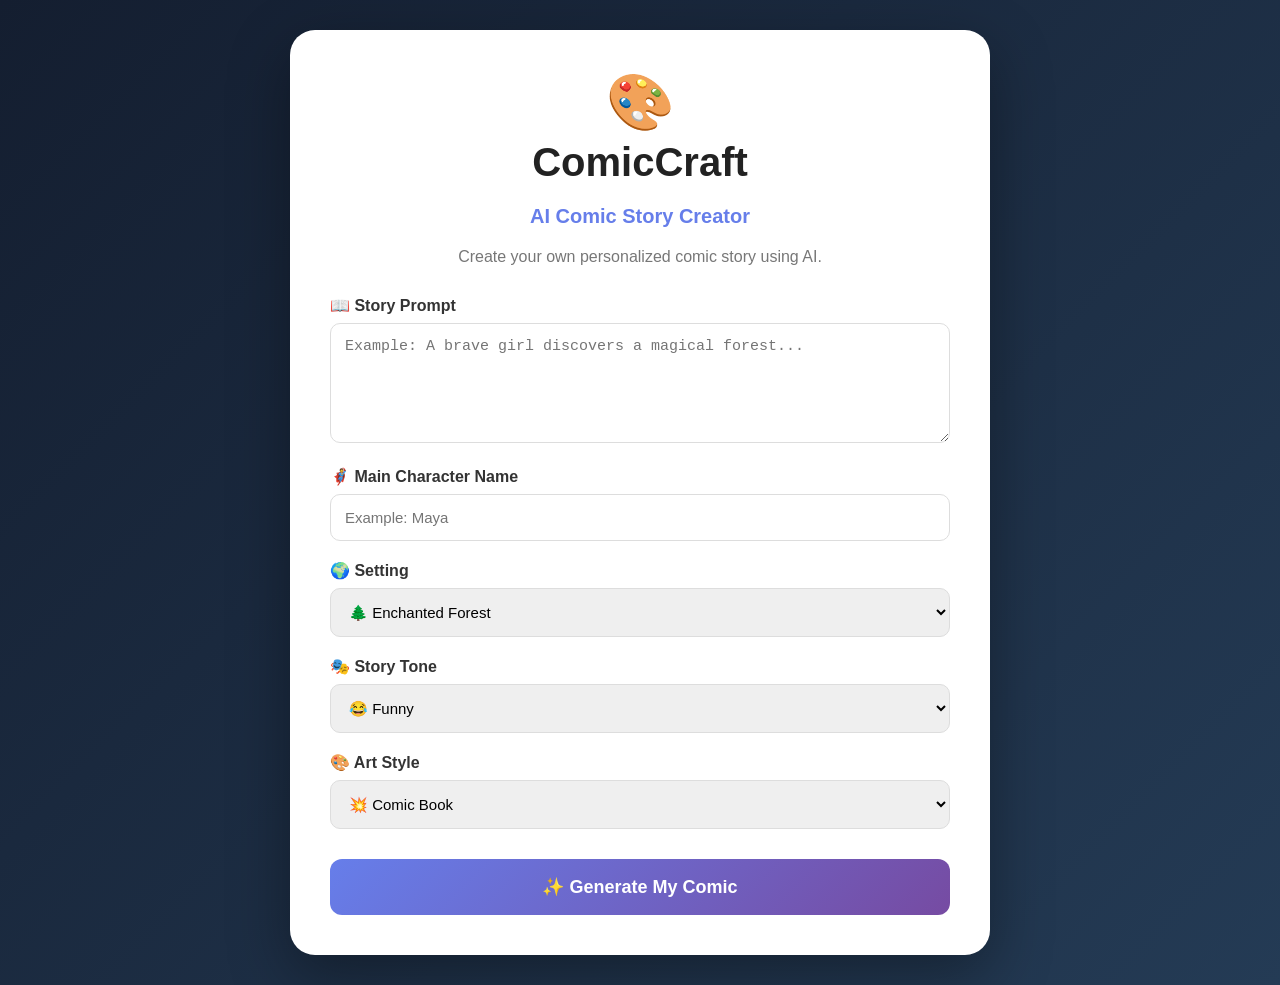
<file: index.html>
<!DOCTYPE html>

<html lang="en">

<head>

    <meta charset="UTF-8">

    <meta
        name="viewport"
        content="width=device-width,
        initial-scale=1.0"
    >

    <title>
        ComicCraft
    </title>


    <link
        rel="stylesheet"
        href="/style.css"
    >

</head>


<body>


<div class="main-container">


    <div class="card">


        <div class="logo">
            🎨
        </div>


        <h1>
            ComicCraft
        </h1>


        <p class="subtitle">
            AI Comic Story Creator
        </p>


        <p class="description">

            Create your own personalized
            comic story using AI.

        </p>


        <form
            action="/generate"
            method="POST"
            id="comicForm"
        >


            <!-- Story -->

            <label>
                📖 Story Prompt
            </label>


            <textarea
                name="story_prompt"
                placeholder="Example: A brave girl discovers a magical forest..."
                required
            ></textarea>


            <!-- Character -->

            <label>
                🦸 Main Character Name
            </label>


            <input
                type="text"
                name="character_name"
                placeholder="Example: Maya"
                required
            >


            <!-- Setting -->

            <label>
                🌍 Setting
            </label>


            <select
                name="setting"
                required
            >

                <option value="Enchanted Forest">
                    🌲 Enchanted Forest
                </option>

                <option value="School">
                    🏫 School
                </option>

                <option value="City">
                    🌆 City
                </option>

                <option value="Space">
                    🚀 Space
                </option>

                <option value="Village">
                    🏡 Village
                </option>

                <option value="Fantasy Kingdom">
                    🏰 Fantasy Kingdom
                </option>

            </select>


            <!-- Tone -->

            <label>
                🎭 Story Tone
            </label>


            <select
                name="tone"
                required
            >

                <option value="Funny">
                    😂 Funny
                </option>

                <option value="Adventure">
                    ⚔️ Adventure
                </option>

                <option value="Dramatic">
                    🎭 Dramatic
                </option>

                <option value="Mystery">
                    🔍 Mystery
                </option>

                <option value="Fantasy">
                    ✨ Fantasy
                </option>

                <option value="Heartwarming">
                    ❤️ Heartwarming
                </option>

            </select>


            <!-- Art Style -->

            <label>
                🎨 Art Style
            </label>


            <select
                name="art_style"
                required
            >

                <option value="Comic Book">
                    💥 Comic Book
                </option>

                <option value="Anime">
                    🌸 Anime
                </option>

                <option value="Cartoon">
                    🖍️ Cartoon
                </option>

                <option value="Manga">
                    📚 Manga
                </option>

                <option value="Digital Art">
                    🖥️ Digital Art
                </option>

                <option value="Realistic">
                    📸 Realistic
                </option>

            </select>


            <!-- Button -->

            <button
                type="submit"
                id="generateButton"
            >

                ✨ Generate My Comic

            </button>


        </form>


        <p
            class="error-message"
            id="errorMessage"
            role="alert"
            hidden
        ></p>


        <div
            class="loading"
            id="loading"
        >

            ⏳ Creating your comic...
            <br>

            <small>
                This may take a few minutes.
            </small>

        </div>


    </div>


</div>


<script
    src="/script.js"
></script>


</body>

</html>
</file>
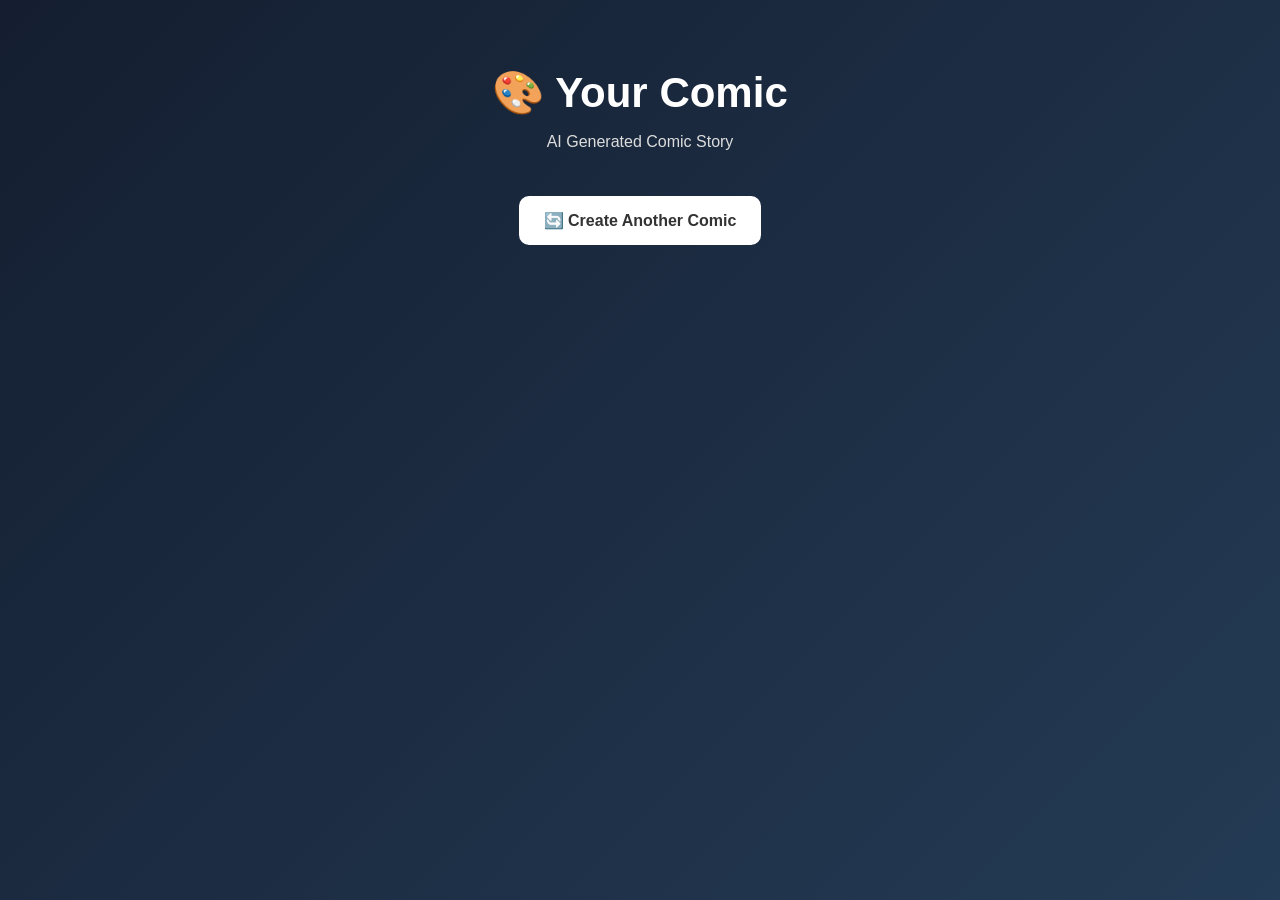
<file: comic.html>
<!DOCTYPE html>

<html lang="en">

<head>

    <meta charset="UTF-8">

    <meta
        name="viewport"
        content="width=device-width,
        initial-scale=1.0"
    >

    <title>
        ComicCraft Comic
    </title>


    <link
        rel="stylesheet"
        href="/style.css"
    >

</head>


<body>


<div class="preview-container">


    <div class="preview-header">

        <h1>
            🎨 Your Comic
        </h1>

        <p>
            AI Generated Comic Story
        </p>

    </div>


    <div class="buttons">

        <a
            href="/"
            class="back-btn"
        >
            🔄 Create Another Comic
        </a>

    </div>


</div>


</body>

</html>
</file>
<file: style.css>
* {
    box-sizing: border-box;
}


body {

    margin: 0;

    font-family:
        Arial,
        Helvetica,
        sans-serif;

    background:
        linear-gradient(
            135deg,
            #141e30,
            #243b55
        );

    min-height: 100vh;

}


/* =================================
   HOME PAGE
================================= */


.main-container {

    min-height: 100vh;

    display: flex;

    justify-content: center;

    align-items: center;

    padding: 30px;

}


.card {

    width: 100%;

    max-width: 700px;

    background: white;

    padding: 40px;

    border-radius: 25px;

    box-shadow:
        0 20px 60px
        rgba(
            0,
            0,
            0,
            0.35
        );

}


.logo {

    text-align: center;

    font-size: 55px;

}


.card h1 {

    text-align: center;

    margin:
        5px
        0;

    font-size: 40px;

    color: #222;

}


.subtitle {

    text-align: center;

    font-size: 20px;

    color: #667eea;

    font-weight: bold;

}


.description {

    text-align: center;

    color: #777;

    margin-bottom: 30px;

}


label {

    display: block;

    font-weight: bold;

    color: #333;

    margin-top: 20px;

    margin-bottom: 8px;

}


input,
textarea,
select {

    width: 100%;

    padding: 14px;

    border: 1px solid #ddd;

    border-radius: 10px;

    font-size: 15px;

    outline: none;

}


textarea {

    min-height: 120px;

    resize: vertical;

}


input:focus,
textarea:focus,
select:focus {

    border-color: #667eea;

    box-shadow:
        0 0 0 3px
        rgba(
            102,
            126,
            234,
            0.1
        );

}


button {

    width: 100%;

    border: none;

    margin-top: 30px;

    padding: 17px;

    border-radius: 12px;

    background:
        linear-gradient(
            135deg,
            #667eea,
            #764ba2
        );

    color: white;

    font-size: 18px;

    font-weight: bold;

    cursor: pointer;

}


button:hover {

    opacity: 0.9;

    transform:
        translateY(-2px);

}


.loading {

    display: none;

    text-align: center;

    margin-top: 25px;

    color: #667eea;

    font-weight: bold;

}


.error-message {

    color: #a12622;

    background: #fff1f0;

    border: 1px solid #f2b8b5;

    border-radius: 8px;

    padding: 12px;

    margin-top: 16px;

}


.loading small {

    color: #888;

}


/* =================================
   COMIC PREVIEW
================================= */


.preview-container {

    max-width: 1000px;

    margin: auto;

    padding: 40px 20px;

}


.preview-header {

    text-align: center;

    color: white;

    margin-bottom: 35px;

}


.preview-header h1 {

    font-size: 42px;

    margin-bottom: 5px;

}


.preview-header p {

    color: #ddd;

}


.panel {

    background: white;

    padding: 25px;

    margin-bottom: 30px;

    border-radius: 18px;

    box-shadow:
        0 10px 30px
        rgba(
            0,
            0,
            0,
            0.15
        );

}


.panel h2 {

    color: #333;

    margin-top: 0;

    margin-bottom: 20px;

}


.panel img {

    width: 100%;

    display: block;

    border-radius: 12px;

}


.scene {

    margin-top: 20px;

    padding: 15px;

    background: #f4f5f8;

    border-left:
        5px solid
        #667eea;

    line-height: 1.6;

}


.story {

    margin-top: 20px;

    line-height: 1.7;

    color: #444;

}


.buttons {

    text-align: center;

    margin: 40px 0;

}


.download-btn,
.back-btn {

    display: inline-block;

    padding: 15px 25px;

    margin: 5px;

    border-radius: 10px;

    text-decoration: none;

    font-weight: bold;

}


.download-btn {

    background: #667eea;

    color: white;

}


.back-btn {

    background: white;

    color: #333;

}


.download-btn:hover,
.back-btn:hover {

    transform:
        translateY(-2px);

}
</file>
